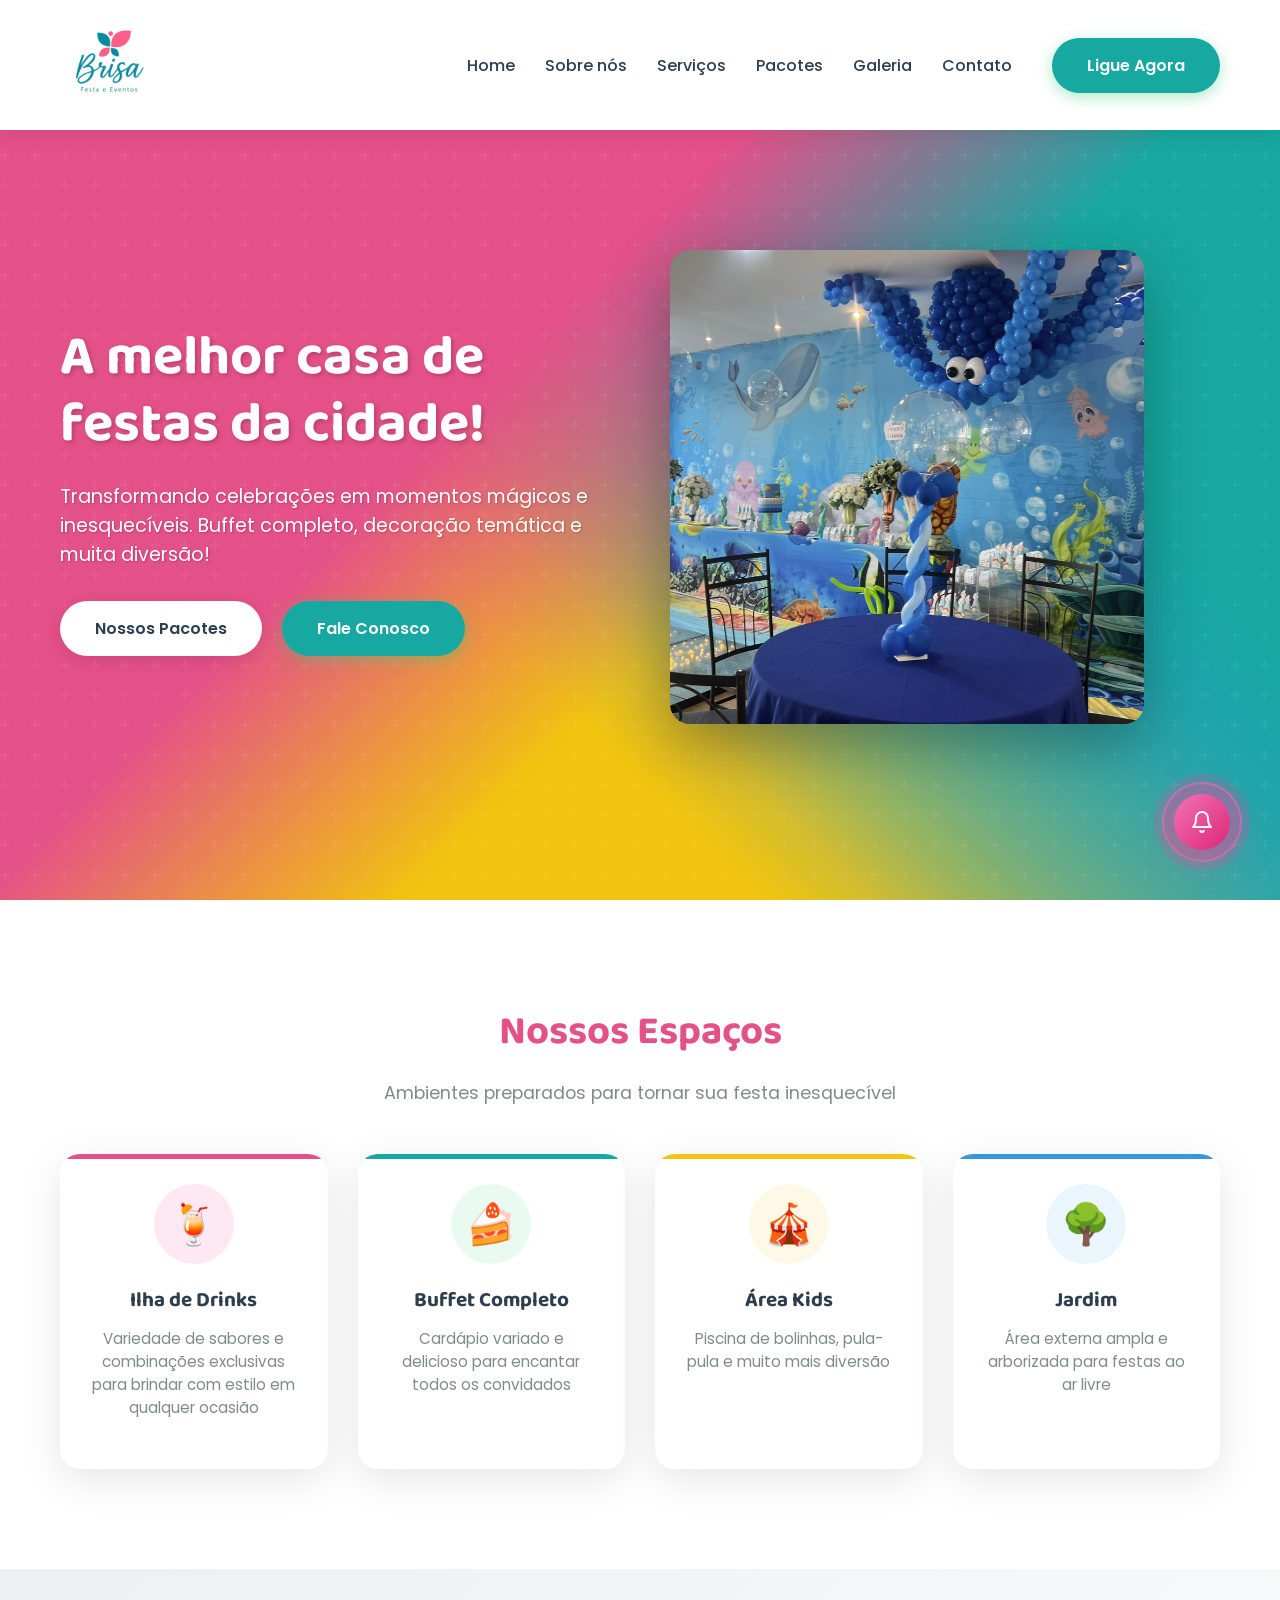
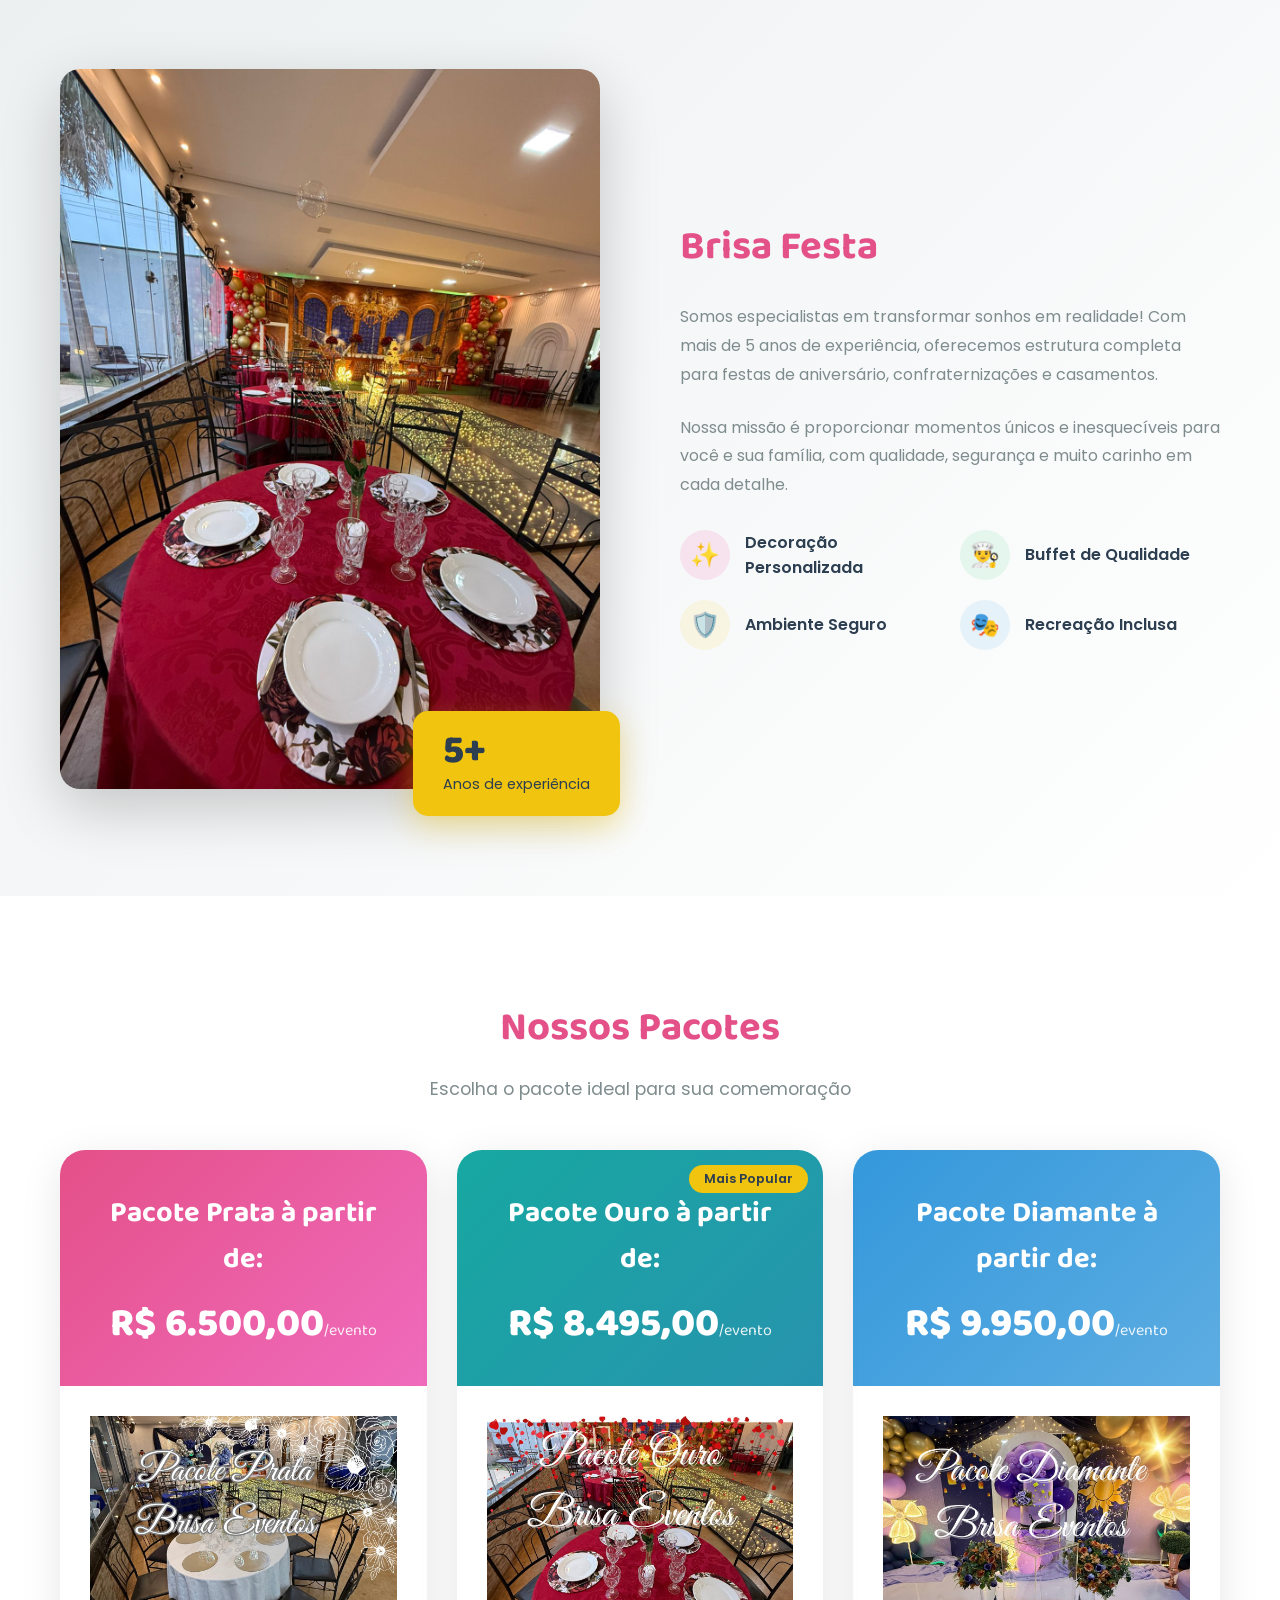
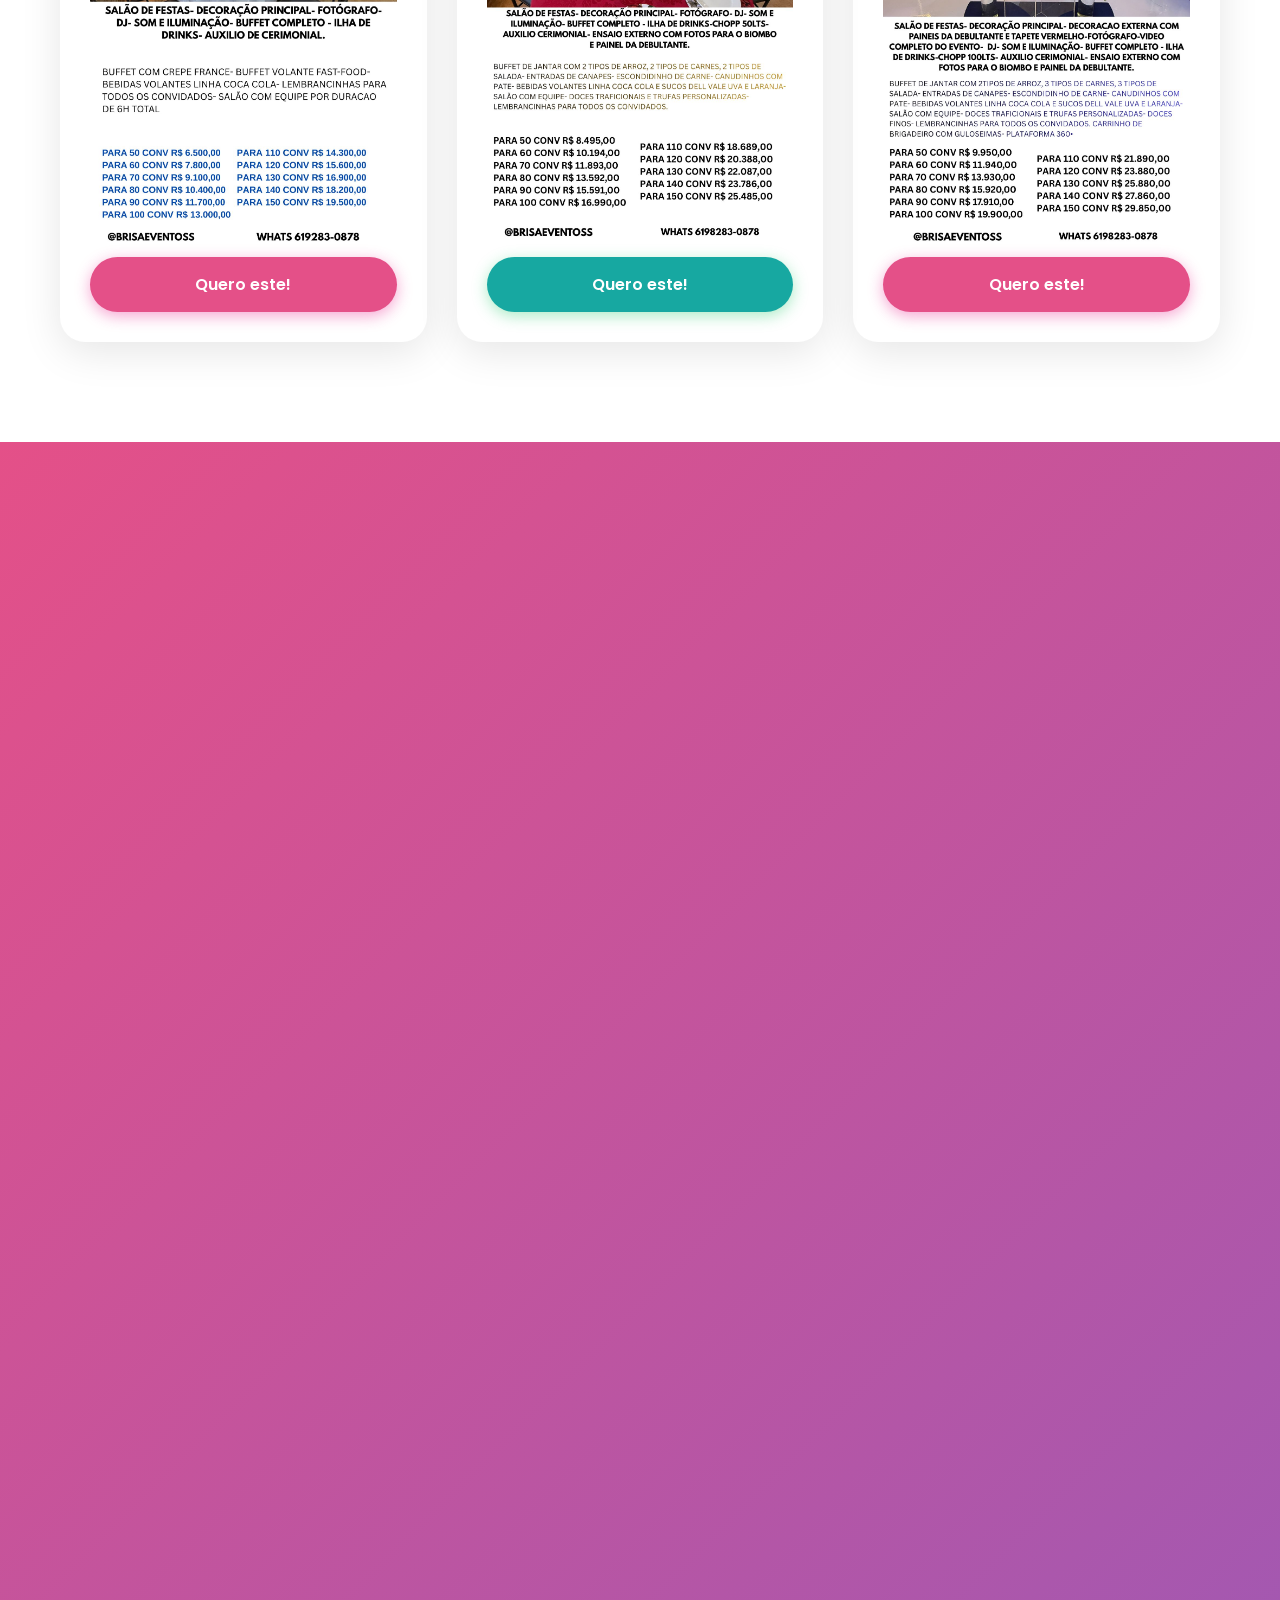
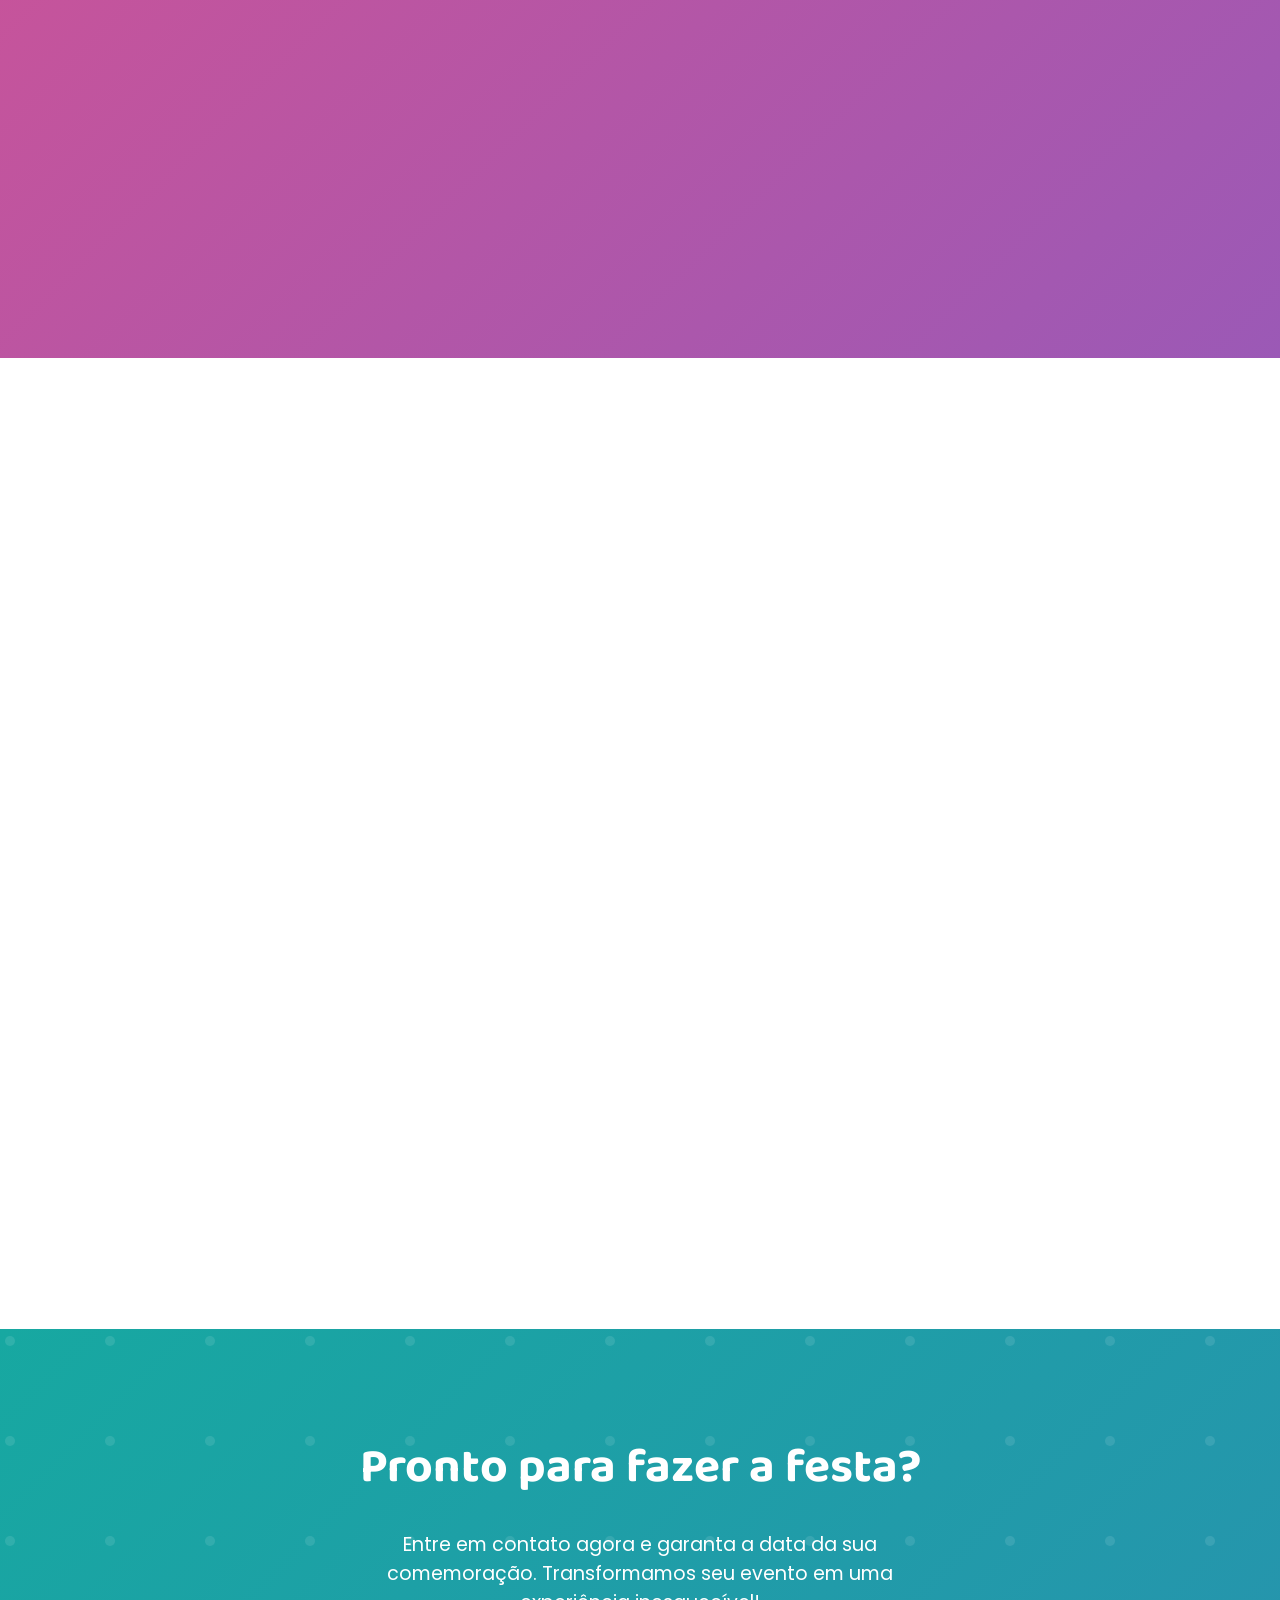
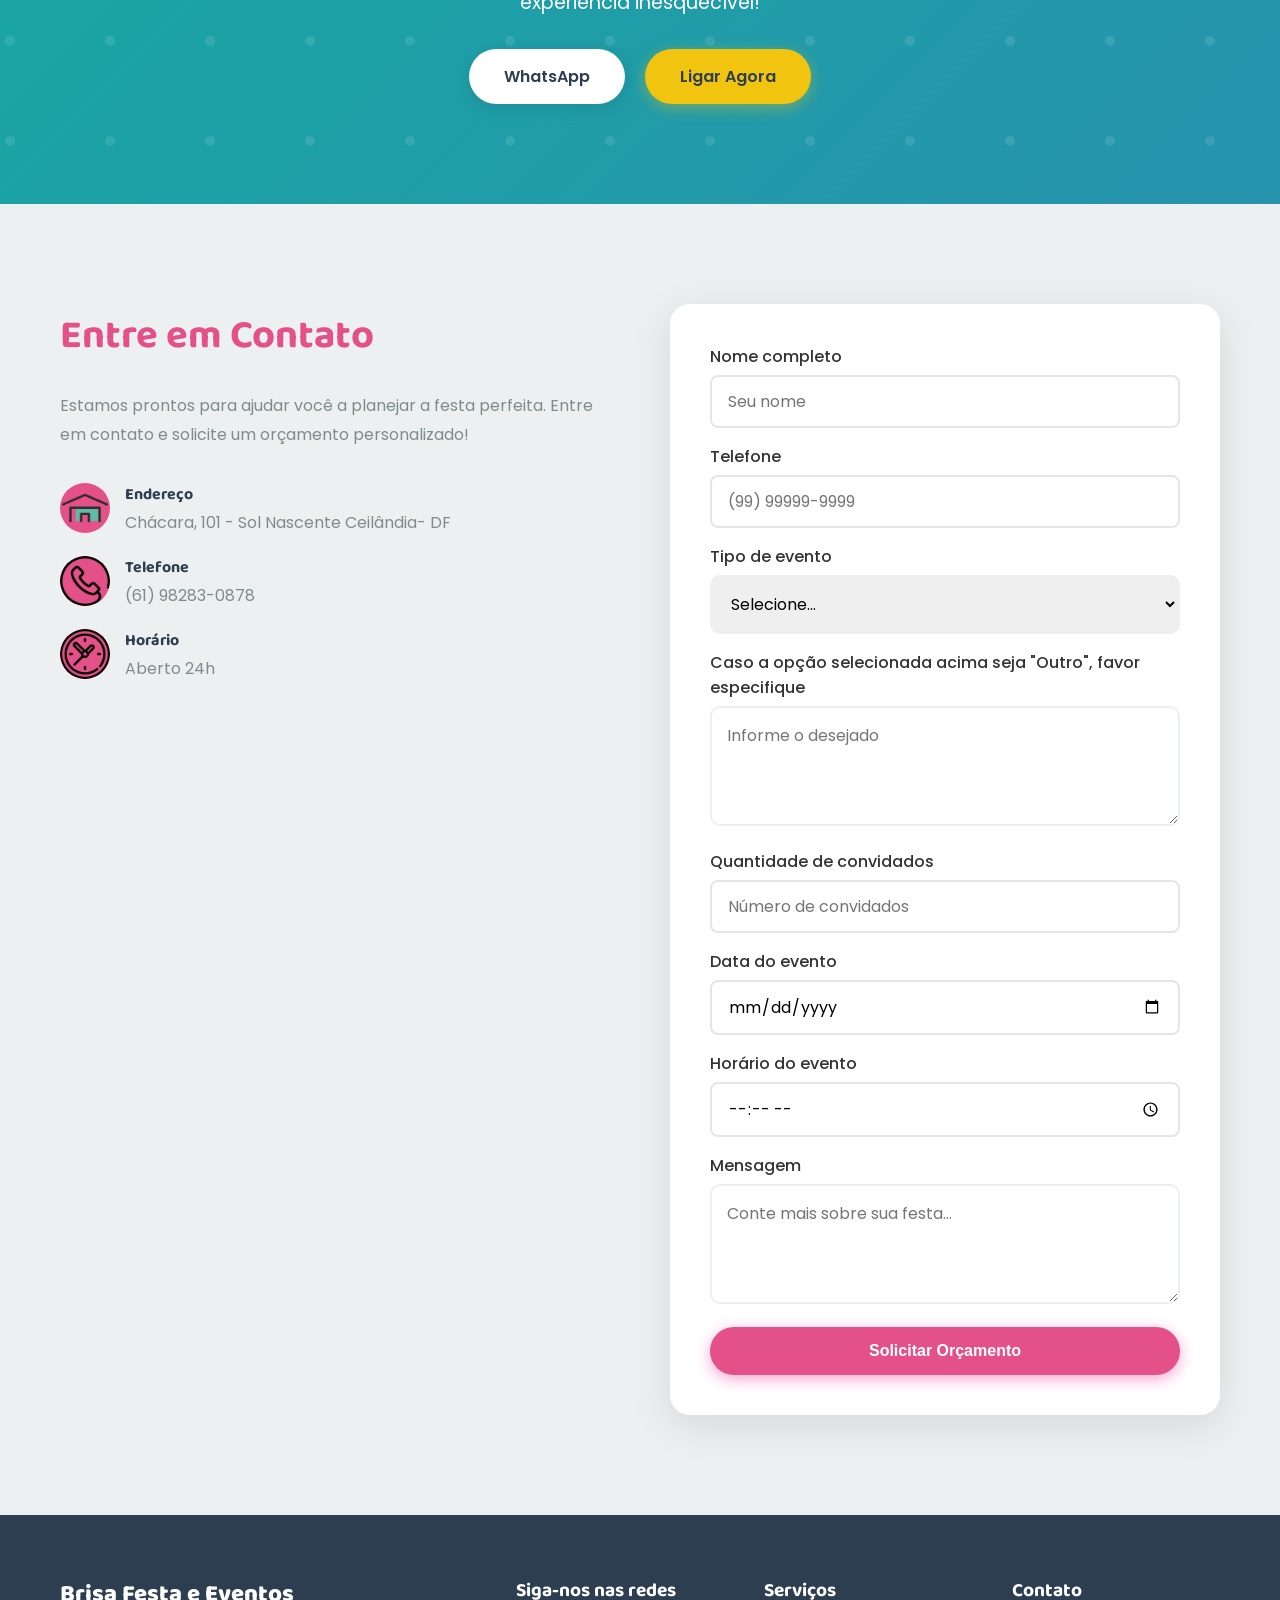
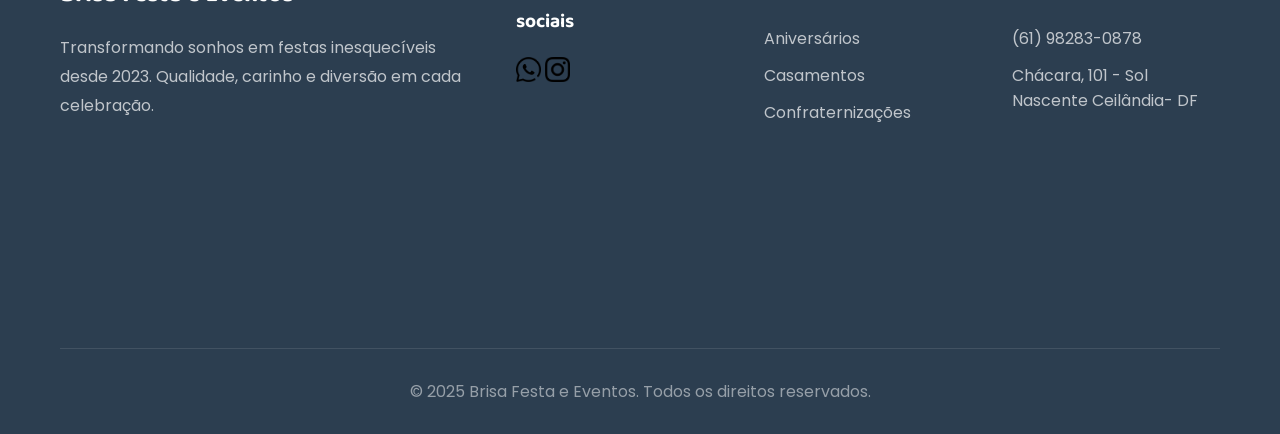
<file: TCC_BrisaFestas/TCC_BrisaFestas/templates/index.html>
<!DOCTYPE html>
<html lang="pt-BR">

<head>
    <meta charset="UTF-8">
    <meta name="viewport" content="width=device-width, initial-scale=1.0">
    <title>Brisa Festa e Eventos - A Melhor Casa de Festas</title>
    <meta name="description"
        content="Transforme sua celebração em momentos inesquecíveis. Buffet completo, decoração temática e muita diversão para todas as idades.">
    <link rel="preconnect" href="https://fonts.googleapis.com">
    <link rel="icon" href="../static/images/jpeg-removebg-preview.png">
    <link rel="stylesheet" href="../static/css/styles.css">
    <link rel="preconnect" href="https://fonts.gstatic.com" crossorigin>
    <link
        href="https://fonts.googleapis.com/css2?family=Baloo+2:wght@400;500;600;700;800&family=Poppins:wght@300;400;500;600;700&display=swap"
        rel="stylesheet">
    <style>
        /* ==================== VARIABLES ==================== */
    </style>
</head>

<body>
    <!-- Header -->
    <header class="header" id="header">
        <div class="container">
            <a href="#" class="logo">
                <img src="../static/images/Designer-removebg-preview (1).png" id="LogoBem" alt="Brisa Festa Logo"
                    style="width: 100px; height: 100px; border-radius: 70%; object-fit: cover; margin-right: 15px;">
            </a>
            <nav class="nav">
                <ul class="nav-menu" id="navMenu">
                    <li><a href="#home" class="nav-link">Home</a></li>
                    <li><a href="#sobre" class="nav-link">Sobre nós</a></li>
                    <li><a href="#servicos" class="nav-link">Serviços</a></li>
                    <li><a href="#pacotes" class="nav-link">Pacotes</a></li>
                    <li><a href="#galeria" class="nav-link">Galeria</a></li>
                    <li><a href="#contato" class="nav-link">Contato</a></li>
                </ul>
                <a href="tel:61982830878" class="btn btn-primary btn-confetti">Ligue Agora
                </a>
                <button class="mobile-menu-btn" id="mobileMenuBtn">
                    <span></span>
                    <span></span>
                    <span></span>
                </button>
            </nav>
        </div>
    </header>

    <!-- Home -->
    <section class="hero" id="home">
        <div class="container">
            <div class="hero-content">
                <h1>A melhor casa de festas da cidade!</h1>
                <p>Transformando celebrações em momentos mágicos e inesquecíveis. Buffet completo, decoração temática e
                    muita diversão!</p>
                <div class="hero-buttons">
                    <a href="#pacotes" class="btn btn-secondary btn-confetti">Nossos Pacotes</a>
                    <a href="#contato" class="btn btn-primary btn-confetti"> Fale Conosco</a>
                </div>
            </div>
            <div class="hero-image">
                <img src="../static/images/fundo do mar.png" alt="Festa infantil colorida" class="hero-image-main">
            </div>
        </div>
    </section>

    <!-- Servicos -->
    <section class="services" id="servicos">
        <div class="container">
            <h2 class="section-title fade-in">Nossos Espaços</h2>
            <p class="section-subtitle fade-in">Ambientes preparados para tornar sua festa inesquecível</p>
            <div class="services-grid">
                <div class="service-card fade-in">
                    <div class="service-icon">🍹</div>
                    <h3>Ilha de Drinks</h3>
                    <p>Variedade de sabores e combinações exclusivas para brindar com estilo em qualquer ocasião</p>
                </div>
                <div class="service-card fade-in">
                    <div class="service-icon">🍰</div>
                    <h3>Buffet Completo</h3>
                    <p>Cardápio variado e delicioso para encantar todos os convidados</p>
                </div>
                <div class="service-card fade-in">
                    <div class="service-icon">🎪</div>
                    <h3>Área Kids</h3>
                    <p>Piscina de bolinhas, pula-pula e muito mais diversão</p>
                </div>
                <div class="service-card fade-in">
                    <div class="service-icon">🌳</div>
                    <h3>Jardim</h3>
                    <p>Área externa ampla e arborizada para festas ao ar livre</p>
                </div>
            </div>
        </div>
    </section>

    <!-- sobre -->
    <section class="about" id="sobre">
        <div class="container">
            <div class="about-image fade-in">
                <img src="../static/images/mesaverm.jpeg" alt="Decoração de festa">
                <div class="about-badge">
                    <span>5+</span>
                    <small>Anos de experiência</small>
                </div>
            </div>
            <div class="about-content fade-in">
                <h2>Brisa Festa</h2>
                <p>Somos especialistas em transformar sonhos em realidade! Com mais de 5 anos de experiência,
                    oferecemos estrutura completa para festas de aniversário, confraternizações e casamentos.</p>
                <p>Nossa missão é proporcionar momentos únicos e inesquecíveis para você e sua família, com qualidade,
                    segurança e muito carinho em cada detalhe.</p>
                <div class="about-features">
                    <div class="about-feature">
                        <div class="about-feature-icon">✨</div>
                        <span>Decoração Personalizada</span>
                    </div>
                    <div class="about-feature">
                        <div class="about-feature-icon">👨‍🍳</div>
                        <span>Buffet de Qualidade</span>
                    </div>
                    <div class="about-feature">
                        <div class="about-feature-icon">🛡️</div>
                        <span>Ambiente Seguro</span>
                    </div>
                    <div class="about-feature">
                        <div class="about-feature-icon">🎭</div>
                        <span>Recreação Inclusa</span>
                    </div>
                </div>
            </div>
        </div>
    </section>

    <!-- pacotes -->
    <section class="packages" id="pacotes">
        <div class="container">
            <h2 class="section-title fade-in">Nossos Pacotes</h2>
            <p class="section-subtitle fade-in">Escolha o pacote ideal para sua comemoração</p>
            <div class="packages-grid">
                <div class="package-card fade-in">
                    <div class="package-header">
                        <h3>Pacote Prata à partir de:</h3>
                        <div class="package-price">R$ 6.500,00<small>/evento</small></div>
                    </div>
                    <div class="package-body">
                        <img src="../static/images/prata.jpeg" alt="Pacote Basic" class="package-image">
                        <a href="#contato" class="btn btn-pink btn-confetti">Quero este!</a>
                    </div>
                </div>
                <div class="package-card featured fade-in">
                    <div class="package-header">
                        <span class="package-badge">Mais Popular</span>
                        <h3>Pacote Ouro à partir de:</h3>
                        <div class="package-price">R$ 8.495,00<small>/evento</small></div>
                    </div>
                    <div class="package-body">
                        <img src="../static/images/ouro.jpeg" alt="Pacote Basic" class="package-image">
                        <a href="#contato" class="btn btn-primary btn-confetti">Quero este!</a>
                    </div>
                </div>
                <div class="package-card fade-in">
                    <div class="package-header">
                        <h3>Pacote Diamante à partir de:</h3>
                        <div class="package-price">R$ 9.950,00<small>/evento</small></div>
                    </div>
                    <div class="package-body">
                        <img src="../static/images/diamante.jpeg" alt="Pacote Basic" class="package-image">
                        <a href="#contato" class="btn btn-pink btn-confetti">Quero este!</a>
                    </div>
                </div>
            </div>
        </div>
    </section>

    <!-- Galeria -->
    <section class="gallery" id="galeria">
        <div class="container">
            <h2 class="section-title fade-in">Nossa Galeria</h2>
            <p class="section-subtitle fade-in">Veja algumas das festas que já realizamos</p>
            <div class="gallery-grid">
                <div class="gallery-item fade-in">
                    <img src="../static/images/15 anos.png" alt="Festa de aniversário">
                    <div class="gallery-overlay"><span>Decoração 15 Anos</span></div>
                </div>
                <div class="gallery-item fade-in">
                    <img src="../static/images/15 anos (3).png" alt="Decoração colorida">
                    <div class="gallery-overlay"><span>Espaço</span></div>
                </div>
                <div class="gallery-item fade-in">
                    <img src="../static/images/15 anos (4).png" alt="Buffet">
                    <div class="gallery-overlay"><span>Decoração Mesa</span></div>
                </div>
                <div class="gallery-item fade-in">
                    <img src="../static/images/15 anos (5).png" alt="Balões">
                    <div class="gallery-overlay"><span>Decoração Mesa</span></div>
                </div>
                <div class="gallery-item fade-in">
                    <img src="../static/images/15 anos (6).png" alt="Festa infantil">
                    <div class="gallery-overlay"><span>Lembrancinhas</span></div>
                </div>
            </div>
            <div class="gallery-grid">
                <div class="gallery-item fade-in">
                    <img src="../static/images/15anos.png" alt="Festa de aniversário">
                    <div class="gallery-overlay"><span>Decoração 15 Anos</span></div>
                </div>
                <div class="gallery-item fade-in">
                    <img src="../static/images/ilha de drink.png" alt="Decoração colorida">
                    <div class="gallery-overlay"><span>Ilha de Drinks</span></div>
                </div>
                <div class="gallery-item fade-in">
                    <img src="../static/images/15 anos 3.png" alt="Buffet">
                    <div class="gallery-overlay"><span>Decoração</span></div>
                </div>
                <div class="gallery-item fade-in">
                    <img src="../static/images/15 anos 4.png" alt="Balões">
                    <div class="gallery-overlay"><span>Decoração Mesa</span></div>
                </div>
                <div class="gallery-item fade-in">
                    <img src="../static/images/15 anos 5.png" alt="Festa infantil">
                    <div class="gallery-overlay"><span>Decoração Mesa</span></div>
                </div>
            </div>
        </div>
    </section>

    <!-- Elogios -->
    <section class="testimonials">
        <div class="container">
            <h2 class="section-title fade-in">O que dizem nossos clientes</h2>
            <p class="section-subtitle fade-in">Depoimentos de quem já celebrou conosco</p>
            <div class="testimonials-grid">
                <div class="testimonial-card fade-in">
                    <div class="testimonial-stars">⭐⭐⭐⭐⭐</div>
                    <p class="testimonial-text">"O Espaço Brisa Festas e Eventos é simplesmente encantador! Um lugar
                        lindo, com uma estrutura impecável que transforma qualquer celebração em um momento
                        inesquecível. Os profissionais são excelentes, sempre prontos para atender com carinho,
                        dedicação e muita competência. E não poderia deixar de destacar a dona do local, uma pessoa
                        incrível, atenciosa e acolhedora, que faz questão de cuidar de cada detalhe para que tudo saia
                        perfeito. Um verdadeiro sonho de espaço!"</p>
                    <div class="testimonial-author">
                        <img src="../static/images/tainna lorrane.png" alt="Cliente" class="testimonial-avatar">
                        <div>
                            <h4>Tainna lorrane</h4>
                            <span>6 meses atrás</span>
                        </div>
                    </div>
                </div>
                <div class="testimonial-card fade-in">
                    <div class="testimonial-stars">⭐⭐⭐⭐⭐</div>
                    <p class="testimonial-text">"Minha festa foi um sonho, recepção maravilhosa, tudo em acordo que foi
                        proposto foi cumprindo. Meu filho amou, todos nós amamos! Fecharei com certeza ano que vem!!!"
                    </p>
                    <div class="testimonial-author">
                        <img src="../static/images/shamara Jhustyna.png" alt="Cliente" class="testimonial-avatar">
                        <div>
                            <h4>Shamara Jhustyna</h4>
                            <span>10 meses atrás</span>
                        </div>
                    </div>
                </div>
                <div class="testimonial-card fade-in">
                    <div class="testimonial-stars">⭐⭐⭐⭐⭐</div>
                    <p class="testimonial-text">"Melhor investimento que tive sonho realizado, meu evento ficou marcado
                        na história belo ambiente super organizado e uma equipe
                        Super profissional muito obg mika pela evento que vc fez vela produção"</p>
                    <div class="testimonial-author">
                        <img src="../static/images/will ze.png" alt="Cliente" class="testimonial-avatar">
                        <div>
                            <h4>Will Ze</h4>
                            <span>3 meses atrás</span>
                        </div>
                    </div>
                </div>
            </div>
        </div>
    </section>

    <!-- Caixa de contato -->
    <section class="cta">
        <div class="container">
            <h2 class="fade-in">Pronto para fazer a festa?</h2>
            <p class="fade-in">Entre em contato agora e garanta a data da sua comemoração. Transformamos seu evento em
                uma experiência inesquecível!</p>
            <div class="cta-buttons fade-in">
                <a href="https://wa.me/61982830878" class="btn btn-secondary btn-confetti">WhatsApp</a>
                <a href="tel:61982830878" class="btn btn-yellow btn-confetti">Ligar Agora</a>
            </div>
        </div>
    </section>

    <!-- contato -->
    <section class="contact" id="contato">
    <div class="container">
        <div class="contact-info fade-in">
            <h2>Entre em Contato</h2>
            <p>Estamos prontos para ajudar você a planejar a festa perfeita. Entre em contato e solicite um
                orçamento personalizado!</p>
            <div class="contact-details">
                <div class="contact-item">
                    <img src="../static/images/icon end.webp" alt="Telefone" class="contact-item-icon">
                    <div class="contact-item-text">
                        <h4>Endereço</h4>
                        <span>Chácara, 101 - Sol Nascente Ceilândia- DF</span>
                    </div>
                </div>
                <div class="contact-item">
                    <img src="../static/images/icon cell.jpg" alt="Telefone" class="contact-item-icon">
                    <div class="contact-item-text">
                        <h4>Telefone</h4>
                        <span>(61) 98283-0878</span>
                    </div>
                </div>
                <div class="contact-item">
                    <img src="../static/images/icon data.png" alt="Telefone" class="contact-item-icon">
                    <div class="contact-item-text">
                        <h4>Horário</h4>
                        <span>Aberto 24h</span>
                    </div>
                </div>
            </div>
        </div>
        <form class="contact-form fade-in" id="contactForm">
            <div class="form-group">
                <label for="name">Nome completo</label>
                <input type="text" id="name" name="nome" placeholder="Seu nome" required>
            </div>
            <div class="form-group">
                <label for="phone">Telefone</label>
                <input type="tel" id="phone" name="telefone" placeholder="(99) 99999-9999" required>
            </div>
            <div class="form-group">
                <label for="event">Tipo de evento</label>
                <select id="event" name="tipo_festa" required>
                    <option value="">Selecione...</option>
                    <option value="casamento">Casamento</option>
                    <option value="aniversario">Aniversário</option>
                    <option value="confraternizacao">Confraternização</option>
                    <option value="outro">Outro</option>
                </select>
            </div>
            <div class="form-group">
                <label for="message_tipo">Caso a opção selecionada acima seja "Outro", favor especifique </label>
                <textarea id="message_tipo" name="message_tipo" placeholder="Informe o desejado"></textarea>
            </div>
            <div class="form-group">
                <label for="quantidade">Quantidade de convidados</label>
                <input type="number" id="quantidade" name="qtd_convidados" placeholder="Número de convidados" required>
            </div>
            <div class="form-group">
                <label for="data">Data do evento</label>
                <input type="date" id="data" name="data_evento" required>
            </div>
            <div class="form-group">
                <label for="time">Horário do evento</label>
                <input type="time" id="horario" name="horario_evento" required>
            </div>
            <div class="form-group">
                <label for="observacoes">Mensagem</label>
                <textarea id="observacoes" name="observacoes" placeholder="Conte mais sobre sua festa..."></textarea>
            </div>
            <button type="submit" class="btn btn-pink btn-confetti">Solicitar Orçamento</button>
        </form>
    </div>
</section>

    <!-- Footer -->
    <footer class="footer">
        <div class="container">
            <div class="footer-grid">
                <div class="footer-brand">
                    <a href="#" class="logo">
                        <span class="logo-text">Brisa Festa e Eventos</span>
                    </a>
                    <p>Transformando sonhos em festas inesquecíveis desde 2023. Qualidade, carinho e diversão em cada
                        celebração.</p>

                </div>
                <div class="footer-column">
        <h4>Siga-nos nas redes sociais</h4>
        <div class="social-icons">
          <a href="https://wa.me/61982830878"><img src="../static/images/zap.png" height="25" width="25"></a>
          <a href="https://www.instagram.com/brisaeventoss/"><img src="../static/images/1384031.png" height="25" width="25"></a>
        </div>
                </div>
                <div class="footer-column">
                    <h4>Serviços</h4>
                    <ul class="footer-links">
                        <li><a href="#">Aniversários</a></li>
                        <li><a href="#">Casamentos</a></li>
                        <li><a href="#">Confraternizações</a></li>
                    </ul>
                </div>
                <div class="footer-column">
                    <h4>Contato</h4>
                    <ul class="footer-links">
                        <li><a href="tel:61982830878">(61) 98283-0878</a></li>
                        <li>
                            <a href="https://www.google.com/maps/search/?api=1&query=Espa%C3%A7o+Brisa+Festa+e+Eventos" target="_blank" rel="noopener noreferrer">Chácara, 101 - Sol Nascente Ceilândia- DF</a>
                            <div class="footer-map" style="margin-top:8px;">
                                <iframe
                                    src="https://www.google.com/maps?q=Espa%C3%A7o+Brisa+Festa+e+Eventos&z=16&output=embed"
                                    width="100%" height="180" style="border:0;" allowfullscreen loading="lazy"
                                    referrerpolicy="no-referrer-when-downgrade"
                                    aria-label="Mapa - Espaço Brisa Festa e Eventos"></iframe>
                            </div>
                        </li>
                    </ul>
                </div>
            </div>
            <div class="footer-bottom">
                <p>&copy; 2025 Brisa Festa e Eventos. Todos os direitos reservados.</p>
            </div>
        </div>
    </footer>
   <!-- Botão da Newsletter (substitui whatsapp-btn) -->
<div class="newsletter-container">
    <button class="newsletter-bell" id="openModal" aria-label="Cadastre-se para novidades e promoções">
      <span class="pulse-ring pulse-1"></span>
      <span class="pulse-ring pulse-2"></span>
      <span class="outer-ring"></span>
      <span class="bell-circle">
        <svg class="bell-icon" xmlns="http://www.w3.org/2000/svg" width="24" height="24" viewBox="0 0 24 24" fill="none" stroke="currentColor" stroke-width="2" stroke-linecap="round" stroke-linejoin="round">
          <path d="M6 8a6 6 0 0 1 12 0c0 7 3 9 3 9H3s3-2 3-9"/>
          <path d="M10.3 21a1.94 1.94 0 0 0 3.4 0"/>
        </svg>
      </span>
    </button>
  </div>

  <!-- Modal/Pop-up -->
  <div class="modal-overlay" id="modalOverlay">
    <div class="modal">
      <button class="modal-close" id="closeModal">&times;</button>
      
      <div class="modal-content" id="formContent">
        <h2>📬 Fique por dentro!</h2>
        <p>Cadastre-se para receber novidades e promoções exclusivas.</p>
        
        <form id="newsletterForm">
          <div class="form-group">
            <label for="name">Nome</label>
            <input type="text" id="name" name="name" placeholder="Seu nome" required>
          </div>
          
          <div class="form-group">
            <label for="email">Email</label>
            <input type="email" id="email" name="email" placeholder="seu@email.com" required>
          </div>
          
          <button type="submit" class="submit-btn" id="submitBtn">
            <span class="btn-text">Cadastrar</span>
            <span class="btn-loading" style="display: none;">Enviando...</span>
          </button>
        </form>
      </div>

      <!-- Mensagem de Sucesso -->
      <div class="success-content" id="successContent" style="display: none;">
        <div class="success-icon">✓</div>
        <h2>Cadastro realizado!</h2>
        <p>Você receberá nossas novidades em breve.</p>
      </div>
    </div>
  </div>

  <script src="../static/js/main.js"></script>

  
</body>

</html>
</file>
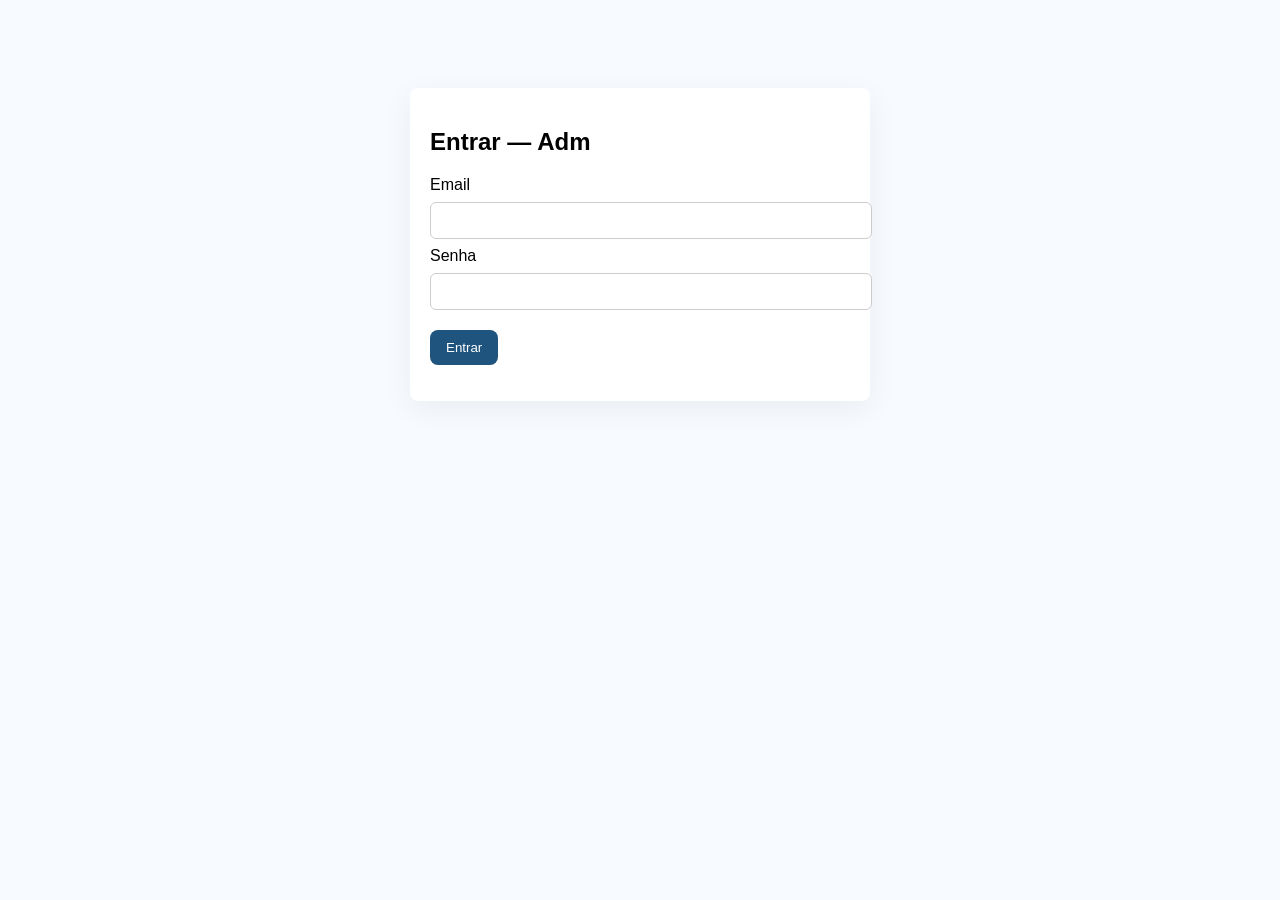
<file: TCC_BrisaFestas/TCC_BrisaFestas/templates/login.html>
<!doctype html>
<html lang="pt-br">
<head>
  <meta charset="utf-8">
  <meta name="viewport" content="width=device-width,initial-scale=1">
  <title>Login - Celebrar+</title>
  <style>
    body{font-family:Inter,Arial;padding:40px;background:#f7fbff}
    .box{max-width:420px;margin:40px auto;background:#fff;padding:20px;border-radius:8px;box-shadow:0 8px 30px rgba(0,0,0,0.06)}
    input{width:100%;padding:10px;margin:8px 0;border-radius:6px;border:1px solid #ccc}
    button{background:#1f547e;color:#fff;padding:10px 16px;border-radius:8px;border:0;cursor:pointer}
  </style>
</head>
<body>
  <div class="box">
    <h2>Entrar — Adm</h2>
    <label>Email</label>
    <input id="email" type="email" />
    <label>Senha</label>
    <input id="password" type="password" />
    <div style="margin-top:12px;display:flex;gap:8px;">
      <button id="btnLogin">Entrar</button>
    </div>
    <p id="msg" style="color:red"></p>
  </div>

<script>
const btn = document.getElementById('btnLogin');
btn.addEventListener('click', async () => {
  const email = document.getElementById('email').value;
  const password = document.getElementById('password').value;
  const res = await fetch('/api/login', {
    method: 'POST',
    headers: {'Content-Type':'application/json'},
    body: JSON.stringify({email, password})
  });
  if (res.ok) {
    const j = await res.json();
    // se for admin, redireciona ao painel
    if (j.is_admin) {
      window.location.href = '/admin';
    } else {
      // caso tenha users não-admin, pode redirecionar para area do cliente
      window.location.href = '/';
    }
  } else {
    const err = await res.json();
    document.getElementById('msg').innerText = err.error || 'Erro ao logar';
  }
});
</script>
</body>
</html>
</file>
<file: TCC_BrisaFestas/TCC_BrisaFestas/static/css/styles.css>
:root {
            --pink: #e45088;
            --pink-light: #f06bbd;
            --green: #17a8a1;
            --green-dark: #2793ae;
            --yellow: #F1C40F;
            --yellow-dark: #D4AC0D;
            --blue: #3498DB;
            --blue-light: #5DADE2;
            --purple: #9B59B6;
            --orange: #E67E22;
            --white: #FFFFFF;
            --dark: #2C3E50;
            --gray: #7F8C8D;
            --gray-light: #ECF0F1;
        }

        /* ==================== RESET ==================== */
        * {
            margin: 0;
            padding: 0;
            box-sizing: border-box;
        }

        html {
            scroll-behavior: smooth;
        }

        body {
            font-family: 'Poppins', sans-serif;
            color: var(--dark);
            overflow-x: hidden;
        }

        h1, h2, h3, h4 {
            font-family: 'Baloo 2', cursive;
        }

        a {
            text-decoration: none;
            color: inherit;
        }

        ul {
            list-style: none;
        }

        img {
            max-width: 100%;
            height: auto;
        }

        /* ==================== UTILITIES ==================== */
        .container {
            max-width: 1200px;
            margin: 0 auto;
            padding: 0 20px;
        }

        .section-title {
            font-size: 2.5rem;
            color: var(--pink);
            text-align: center;
            margin-bottom: 1rem;
        }

        .section-subtitle {
            font-size: 1.1rem;
            color: var(--gray);
            text-align: center;
            margin-bottom: 3rem;
        }

        /* ==================== BUTTONS ==================== */
        .btn {
            display: inline-flex;
            align-items: center;
            justify-content: center;
            gap: 10px;
            padding: 15px 35px;
            border-radius: 50px;
            font-weight: 600;
            font-size: 1rem;
            cursor: pointer;
            border: none;
            transition: all 0.4s cubic-bezier(0.175, 0.885, 0.32, 1.275);
            position: relative;
            overflow: hidden;
        }

        .btn::before {
            content: '';
            position: absolute;
            top: 50%;
            left: 50%;
            width: 0;
            height: 0;
            background: rgba(255, 255, 255, 0.3);
            border-radius: 50%;
            transform: translate(-50%, -50%);
            transition: width 0.6s, height 0.6s;
        }

        .btn:hover::before {
            width: 300px;
            height: 300px;
        }

        .btn-primary {
            background: var(--green);
            color: var(--white);
            box-shadow: 0 4px 15px rgba(46, 204, 113, 0.4);
        }

        .btn-primary:hover {
            background: var(--green-dark);
            transform: translateY(-3px) scale(1.05);
            box-shadow: 0 8px 25px rgba(46, 204, 113, 0.5);
        }

        .btn-secondary {
            background: var(--white);
            color: var(--dark);
            box-shadow: 0 4px 15px rgba(0, 0, 0, 0.1);
        }

        .btn-secondary:hover {
            transform: translateY(-3px) scale(1.05);
            box-shadow: 0 8px 25px rgba(0, 0, 0, 0.15);
        }

        .btn-pink {
            background: var(--pink);
            color: var(--white);
            box-shadow: 0 4px 15px rgba(233, 30, 140, 0.4);
        }

        .btn-pink:hover {
            background: var(--pink-light);
            transform: translateY(-3px) scale(1.05);
            box-shadow: 0 8px 25px rgba(233, 30, 140, 0.5);
        }

        .btn-yellow {
            background: var(--yellow);
            color: var(--dark);
            box-shadow: 0 4px 15px rgba(241, 196, 15, 0.4);
        }

        .btn-yellow:hover {
            background: var(--yellow-dark);
            transform: translateY(-3px) scale(1.05);
            box-shadow: 0 8px 25px rgba(241, 196, 15, 0.5);
        }

        /* Confetti animation on hover */
        .btn-confetti {
            position: relative;
        }

        .btn-confetti:hover {
            animation: shake 0.5s ease-in-out;
        }

        @keyframes shake {
            0%, 100% { transform: translateY(-3px) rotate(0deg); }
            25% { transform: translateY(-3px) rotate(-2deg); }
            75% { transform: translateY(-3px) rotate(2deg); }
        }

        /* ==================== HEADER ==================== */
        .header {
            position: fixed;
            top: 0;
            left: 0;
            right: 0;
            background: var(--white);
            padding: 15px 0;
            z-index: 1000;
            box-shadow: 0 2px 20px rgba(0, 0, 0, 0.1);
            transition: all 0.3s ease;
        }

        .header.scrolled {
            padding: 10px 0;
        }

        .header .container {
            display: flex;
            align-items: center;
            justify-content: space-between;
        }

        .logo {
            display: flex;
            align-items: center;
            gap: 10px;
        }

        .logo-icon {
            width: 50px;
            height: 50px;
            background: linear-gradient(135deg, var(--pink), var(--purple));
            border-radius: 50%;
            display: flex;
            align-items: center;
            justify-content: center;
            font-size: 1.5rem;
        }

        .logo-text {
            font-family: 'Baloo 2', cursive;
            font-size: 1.5rem;
            font-weight: 800;
            color: var(--pink);
        }

        .nav {
            display: flex;
            align-items: center;
            gap: 40px;
        }

        .nav-menu {
            display: flex;
            gap: 30px;
        }

        .nav-link {
            font-weight: 500;
            color: var(--dark);
            transition: color 0.3s;
            position: relative;
        }

        .nav-link::after {
            content: '';
            position: absolute;
            bottom: -5px;
            left: 0;
            width: 0;
            height: 3px;
            background: var(--pink);
            border-radius: 2px;
            transition: width 0.3s;
        }

        .nav-link:hover {
            color: var(--pink);
        }

        .nav-link:hover::after {
            width: 100%;
        }

        .mobile-menu-btn {
            display: none;
            flex-direction: column;
            gap: 5px;
            background: none;
            border: none;
            cursor: pointer;
            padding: 5px;
        }

        .mobile-menu-btn span {
            width: 25px;
            height: 3px;
            background: var(--dark);
            border-radius: 2px;
            transition: all 0.3s;
        }

        /* ==================== HERO ==================== */
        .hero {
            min-height: 100vh;
            display: flex;
            align-items: center;
            position: relative;
            padding-top: 80px;
            background: linear-gradient(135deg, var(--pink) 0%, var(--pink) 40%, transparent 60%),
                        linear-gradient(225deg, var(--green) 0%, var(--green) 30%, transparent 60%),
                        linear-gradient(45deg, var(--yellow) 0%, var(--yellow) 35%, transparent 65%),
                        linear-gradient(315deg, var(--blue) 0%, var(--blue) 25%, transparent 65%);
            background-color: var(--purple);
            overflow: hidden;
        }

        .hero::before {
            content: '';
            position: absolute;
            top: 0;
            left: 0;
            right: 0;
            bottom: 0;
            background: url("data:image/svg+xml,%3Csvg width='60' height='60' viewBox='0 0 60 60' xmlns='http://www.w3.org/2000/svg'%3E%3Cg fill='none' fill-rule='evenodd'%3E%3Cg fill='%23ffffff' fill-opacity='0.1'%3E%3Cpath d='M36 34v-4h-2v4h-4v2h4v4h2v-4h4v-2h-4zm0-30V0h-2v4h-4v2h4v4h2V6h4V4h-4zM6 34v-4H4v4H0v2h4v4h2v-4h4v-2H6zM6 4V0H4v4H0v2h4v4h2V6h4V4H6z'/%3E%3C/g%3E%3C/g%3E%3C/svg%3E");
            opacity: 0.5;
        }

        .hero .container {
            display: grid;
            grid-template-columns: 1fr 1fr;
            gap: 60px;
            align-items: center;
            position: relative;
            z-index: 1;
        }

        .hero-content h1 {
            font-size: 3.5rem;
            color: var(--white);
            line-height: 1.2;
            margin-bottom: 1.5rem;
            text-shadow: 2px 2px 4px rgba(0, 0, 0, 0.2);
        }

        .hero-content p {
            font-size: 1.2rem;
            color: var(--white);
            margin-bottom: 2rem;
            text-shadow: 1px 1px 2px rgba(0, 0, 0, 0.2);
        }

        .hero-buttons {
            display: flex;
            gap: 20px;
            flex-wrap: wrap;
        }

        .hero-image {
            position: relative;
        }

        .hero-image-main {
            border-radius: 20px;
            box-shadow: 0 20px 60px rgba(0, 0, 0, 0.3);
            animation: float 6s ease-in-out infinite;
        }

        @keyframes float {
            0%, 100% { transform: translateY(0); }
            50% { transform: translateY(-20px); }
        }

        /* Floating elements */
        .floating-element {
            position: absolute;
            animation: floatRandom 4s ease-in-out infinite;
        }

        .floating-element.balloon {
            width: 60px;
            height: 80px;
            border-radius: 50% 50% 50% 50% / 60% 60% 40% 40%;
        }

        .balloon-1 { top: 10%; left: 10%; background: var(--yellow); animation-delay: 0s; }
        .balloon-2 { top: 20%; right: 5%; background: var(--pink); animation-delay: 1s; }
        .balloon-3 { bottom: 20%; left: 5%; background: var(--blue); animation-delay: 2s; }

        @keyframes floatRandom {
            0%, 100% { transform: translateY(0) rotate(-5deg); }
            50% { transform: translateY(-30px) rotate(5deg); }
        }

        /* ==================== SERVICES ==================== */
        .services {
            padding: 100px 0;
            background: var(--white);
        }

        .services-grid {
            display: grid;
            grid-template-columns: repeat(4, 1fr);
            gap: 30px;
        }

        .service-card {
            background: var(--white);
            border-radius: 20px;
            padding: 30px;
            text-align: center;
            box-shadow: 0 10px 40px rgba(0, 0, 0, 0.1);
            transition: all 0.4s cubic-bezier(0.175, 0.885, 0.32, 1.275);
            position: relative;
            overflow: hidden;
        }

        .service-card::before {
            content: '';
            position: absolute;
            top: 0;
            left: 0;
            right: 0;
            height: 5px;
            transition: height 0.3s;
        }

        .service-card:nth-child(1)::before { background: var(--pink); }
        .service-card:nth-child(2)::before { background: var(--green); }
        .service-card:nth-child(3)::before { background: var(--yellow); }
        .service-card:nth-child(4)::before { background: var(--blue); }

        .service-card:hover {
            transform: translateY(-10px);
            box-shadow: 0 20px 60px rgba(0, 0, 0, 0.15);
        }

        .service-card:hover::before {
            height: 100%;
            opacity: 0.1;
        }

        .service-icon {
            width: 80px;
            height: 80px;
            border-radius: 50%;
            display: flex;
            align-items: center;
            justify-content: center;
            font-size: 2.5rem;
            margin: 0 auto 20px;
        }

        .service-card:nth-child(1) .service-icon { background: rgba(233, 30, 140, 0.1); }
        .service-card:nth-child(2) .service-icon { background: rgba(46, 204, 113, 0.1); }
        .service-card:nth-child(3) .service-icon { background: rgba(241, 196, 15, 0.1); }
        .service-card:nth-child(4) .service-icon { background: rgba(52, 152, 219, 0.1); }

        .service-card h3 {
            font-size: 1.3rem;
            color: var(--dark);
            margin-bottom: 10px;
        }

        .service-card p {
            color: var(--gray);
            font-size: 0.95rem;
            margin-bottom: 20px;
        }

        .service-card .btn {
            padding: 10px 25px;
            font-size: 0.9rem;
        }

        /* ==================== ABOUT ==================== */
        .about {
            padding: 100px 0;
            background: linear-gradient(135deg, var(--gray-light) 0%, var(--white) 100%);
            position: relative;
        }

        .about .container {
            display: grid;
            grid-template-columns: 1fr 1fr;
            gap: 80px;
            align-items: center;
        }

        .about-image {
            position: relative;
        }

        .about-image img {
            border-radius: 20px;
            box-shadow: 0 20px 60px rgba(0, 0, 0, 0.2);
        }

        .about-badge {
            position: absolute;
            bottom: -20px;
            right: -20px;
            background: var(--yellow);
            padding: 20px 30px;
            border-radius: 15px;
            box-shadow: 0 10px 30px rgba(241, 196, 15, 0.4);
        }

        .about-badge span {
            display: block;
            font-family: 'Baloo 2', cursive;
            font-size: 2.5rem;
            font-weight: 800;
            color: var(--dark);
            line-height: 1;
        }

        .about-badge small {
            font-size: 0.9rem;
            color: var(--dark);
        }

        .about-content h2 {
            font-size: 2.5rem;
            color: var(--pink);
            margin-bottom: 1.5rem;
        }

        .about-content p {
            color: var(--gray);
            line-height: 1.8;
            margin-bottom: 1.5rem;
        }

        .about-features {
            display: grid;
            grid-template-columns: 1fr 1fr;
            gap: 20px;
            margin-top: 30px;
        }

        .about-feature {
            display: flex;
            align-items: center;
            gap: 15px;
        }

        .about-feature-icon {
            width: 50px;
            height: 50px;
            border-radius: 50%;
            display: flex;
            align-items: center;
            justify-content: center;
            font-size: 1.5rem;
            flex-shrink: 0;
        }

        .about-feature:nth-child(1) .about-feature-icon { background: rgba(233, 30, 140, 0.1); }
        .about-feature:nth-child(2) .about-feature-icon { background: rgba(46, 204, 113, 0.1); }
        .about-feature:nth-child(3) .about-feature-icon { background: rgba(241, 196, 15, 0.1); }
        .about-feature:nth-child(4) .about-feature-icon { background: rgba(52, 152, 219, 0.1); }

        .about-feature span {
            font-weight: 600;
            color: var(--dark);
        }

        /* ==================== PACKAGES ==================== */
        .packages {
            padding: 100px 0;
            background: var(--white);
        }

        .packages-grid {
            display: grid;
            grid-template-columns: repeat(3, 1fr);
            gap: 30px;
        }

        .package-card {
            background: var(--white);
            border-radius: 25px;
            overflow: hidden;
            box-shadow: 0 10px 40px rgba(0, 0, 0, 0.1);
            transition: all 0.4s cubic-bezier(0.175, 0.885, 0.32, 1.275);
            position: relative;
        }

        .package-card:hover {
            transform: translateY(-15px);
            box-shadow: 0 25px 60px rgba(0, 0, 0, 0.2);
        }

        .package-card.featured {
            transform: scale(1.05);
            z-index: 1;
        }

        .package-card.featured:hover {
            transform: scale(1.05) translateY(-15px);
        }

        .package-header {
            padding: 40px 30px 30px;
            text-align: center;
            position: relative;
        }

        .package-card:nth-child(1) .package-header { background: linear-gradient(135deg, var(--pink), var(--pink-light)); }
        .package-card:nth-child(2) .package-header { background: linear-gradient(135deg, var(--green), var(--green-dark)); }
        .package-card:nth-child(3) .package-header { background: linear-gradient(135deg, var(--blue), var(--blue-light)); }

        .package-badge {
            position: absolute;
            top: 15px;
            right: 15px;
            background: var(--yellow);
            color: var(--dark);
            padding: 5px 15px;
            border-radius: 20px;
            font-size: 0.8rem;
            font-weight: 600;
        }

        .package-header h3 {
            color: var(--white);
            font-size: 1.8rem;
            margin-bottom: 10px;
        }

        .package-price {
            color: var(--white);
            font-size: 2.5rem;
            font-weight: 800;
            font-family: 'Baloo 2', cursive;
        }

        .package-price small {
            font-size: 1rem;
            font-weight: 400;
            opacity: 0.9;
        }

        .package-body {
            padding: 30px;
        }

        .package-features {
            margin-bottom: 30px;
        }

        .package-features li {
            display: flex;
            align-items: center;
            gap: 10px;
            padding: 10px 0;
            border-bottom: 1px solid var(--gray-light);
        }

        .package-features li:last-child {
            border-bottom: none;
        }

        .package-features li::before {
            content: '✓';
            width: 25px;
            height: 25px;
            background: var(--green);
            color: var(--white);
            border-radius: 50%;
            display: flex;
            align-items: center;
            justify-content: center;
            font-size: 0.8rem;
            flex-shrink: 0;
        }

        .package-body .btn {
            width: 100%;
        }

        /* ==================== GALLERY ==================== */
        .gallery {
            padding: 100px 0;
            background: linear-gradient(135deg, var(--pink) 0%, var(--purple) 100%);
        }

        .gallery .section-title,
        .gallery .section-subtitle {
            color: var(--white);
        }

        .gallery-grid {
            display: grid;
            grid-template-columns: repeat(4, 1fr);
            margin-top: 22px;
            gap: 20px;
        }

        .gallery-item {
            position: relative;
            border-radius: 15px;
            overflow: hidden;
            aspect-ratio: 1;
            cursor: pointer;
        }

        .gallery-item:nth-child(1) {
            grid-column: span 2;
            grid-row: span 2;
        }

        .gallery-item img {
            width: 100%;
            height: 100%;
            object-fit: cover;
            transition: transform 0.5s;
        }

        .gallery-item:hover img {
            transform: scale(1.1);
        }

        .gallery-overlay {
            position: absolute;
            inset: 0;
            background: linear-gradient(to top, rgba(0, 0, 0, 0.7), transparent);
            display: flex;
            align-items: flex-end;
            padding: 20px;
            opacity: 0;
            transition: opacity 0.3s;
        }

        .gallery-item:hover .gallery-overlay {
            opacity: 1;
        }

        .gallery-overlay span {
            color: var(--white);
            font-weight: 600;
        }

        /* ==================== TESTIMONIALS ==================== */
        .testimonials {
            padding: 100px 0;
            background: var(--white);
        }

        .testimonials-grid {
            display: grid;
            grid-template-columns: repeat(3, 1fr);
            gap: 30px;
        }

        .testimonial-card {
            background: var(--white);
            padding: 40px 30px;
            border-radius: 20px;
            box-shadow: 0 10px 40px rgba(0, 0, 0, 0.1);
            position: relative;
        }

        .testimonial-card::before {
            content: '"';
            position: absolute;
            top: 20px;
            left: 30px;
            font-size: 5rem;
            font-family: 'Baloo 2', cursive;
            color: var(--pink);
            opacity: 0.2;
            line-height: 1;
        }

        .testimonial-stars {
            color: var(--yellow);
            font-size: 1.2rem;
            margin-bottom: 20px;
        }

        .testimonial-text {
            color: var(--gray);
            line-height: 1.8;
            margin-bottom: 25px;
            position: relative;
            z-index: 1;
        }

        .testimonial-author {
            display: flex;
            align-items: center;
            gap: 15px;
        }

        .testimonial-avatar {
            width: 60px;
            height: 60px;
            border-radius: 50%;
            object-fit: cover;
        }

        .testimonial-author h4 {
            font-size: 1.1rem;
            color: var(--dark);
            margin-bottom: 3px;
        }

        .testimonial-author span {
            font-size: 0.9rem;
            color: var(--gray);
        }

        /* ==================== CTA ==================== */
        .cta {
            padding: 100px 0;
            background: linear-gradient(135deg, var(--green) 0%, var(--green-dark) 100%);
            text-align: center;
            position: relative;
            overflow: hidden;
        }

        .cta::before {
            content: '';
            position: absolute;
            top: -50%;
            left: -50%;
            width: 200%;
            height: 200%;
            background: url("data:image/svg+xml,%3Csvg width='100' height='100' viewBox='0 0 100 100' xmlns='http://www.w3.org/2000/svg'%3E%3Ccircle cx='50' cy='50' r='5' fill='%23ffffff' fill-opacity='0.1'/%3E%3C/svg%3E");
            animation: moveBg 20s linear infinite;
        }

        @keyframes moveBg {
            0% { transform: translate(0, 0); }
            100% { transform: translate(50px, 50px); }
        }

        .cta .container {
            position: relative;
            z-index: 1;
        }

        .cta h2 {
            font-size: 3rem;
            color: var(--white);
            margin-bottom: 1.5rem;
        }

        .cta p {
            font-size: 1.2rem;
            color: var(--white);
            opacity: 0.9;
            margin-bottom: 2rem;
            max-width: 600px;
            margin-left: auto;
            margin-right: auto;
        }

        .cta-buttons {
            display: flex;
            gap: 20px;
            justify-content: center;
            flex-wrap: wrap;
        }

        /* ==================== CONTACT ==================== */
        .contact {
            padding: 100px 0;
            background: var(--gray-light);
        }

        .contact .container {
            display: grid;
            grid-template-columns: 1fr 1fr;
            gap: 60px;
        }

        .contact-info h2 {
            font-size: 2.5rem;
            color: var(--pink);
            margin-bottom: 1.5rem;
        }

        .contact-info p {
            color: var(--gray);
            line-height: 1.8;
            margin-bottom: 2rem;
        }

        .contact-details {
            display: flex;
            flex-direction: column;
            gap: 20px;
        }

        .contact-item {
            display: flex;
            align-items: center;
            gap: 15px;
        }

        .contact-item-icon {
            width: 50px;
            height: 50px;
            background: var(--pink);
            border-radius: 50%;
            display: flex;
            align-items: center;
            justify-content: center;
            font-size: 1.3rem;
            flex-shrink: 0;
        }

        .contact-item-text h4 {
            font-size: 1rem;
            color: var(--dark);
            margin-bottom: 3px;
        }

        .contact-item-text span {
            color: var(--gray);
        }

        .contact-form {
            background: var(--white);
            padding: 40px;
            border-radius: 20px;
            box-shadow: 0 10px 40px rgba(0, 0, 0, 0.1);
        }

        .form-group {
            margin-bottom: 20px;
        }

        .form-group label {
            display: block;
            font-weight: 500;
            color: var(--dark);
            margin-bottom: 8px;
        }

        .form-group input,
        .form-group textarea,
        .form-group select {
            width: 100%;
            padding: 15px;
            border: 2px solid var(--gray-light);
            border-radius: 10px;
            font-size: 1rem;
            font-family: inherit;
            transition: border-color 0.3s, box-shadow 0.3s;
        }

        .form-group input:focus,
        .form-group textarea:focus,
        .form-group select:focus {
            outline: none;
            border-color: var(--pink);
            box-shadow: 0 0 0 4px rgba(233, 30, 140, 0.1);
        }

        .form-group textarea {
            resize: vertical;
            min-height: 120px;
        }

        .contact-form .btn {
            width: 100%;
        }

        /* ==================== FOOTER ==================== */
        .footer {
            background: var(--dark);
            padding: 60px 0 30px;
            color: var(--white);
        }

        .footer-grid {
            display: grid;
            grid-template-columns: 2fr 1fr 1fr 1fr;
            gap: 40px;
            margin-bottom: 40px;
        }

        .footer-brand .logo {
            margin-bottom: 20px;
        }

        .footer-brand .logo-text {
            color: var(--white);
        }

        .footer-brand p {
            color: rgba(255, 255, 255, 0.7);
            line-height: 1.8;
            margin-bottom: 20px;
        }

        .footer-social {
            display: flex;
            gap: 15px;
        }

        .footer-social a {
            width: 45px;
            height: 45px;
            border-radius: 50%;
            background: rgba(255, 255, 255, 0.1);
            display: flex;
            align-items: center;
            justify-content: center;
            font-size: 1.2rem;
            transition: all 0.3s;
        }

        .footer-social a:hover {
            background: var(--pink);
            transform: translateY(-3px);
        }

        .footer-column h4 {
            font-size: 1.2rem;
            margin-bottom: 20px;
            color: var(--white);
        }

    
        .footer-links {
            display: flex;
            flex-direction: column;
            gap: 12px;
        }

        .footer-links a {
            color: rgba(255, 255, 255, 0.7);
            transition: color 0.3s;
        }

        .footer-links a:hover {
            color: var(--pink);
        }

        .footer-bottom {
            border-top: 1px solid rgba(255, 255, 255, 0.1);
            padding-top: 30px;
            text-align: center;
            color: rgba(255, 255, 255, 0.5);
        }


        /* ==================== NEWSLETTER BUTTON ==================== */
/* Substitui o botão do WhatsApp - posição fixa no canto inferior direito */

/* Container do Sino - Fixo no canto inferior direito */
.newsletter-container {
  position: fixed;
  bottom: 30px;
  right: 30px;
  z-index: 1000;
}

/* Botão do Sino */
.newsletter-bell {
  position: relative;
  display: flex;
  align-items: center;
  justify-content: center;
  background: none;
  border: none;
  cursor: pointer;
  width: 96px;
  height: 96px;
}

/* Anéis de pulso */
.pulse-ring {
  position: absolute;
  border-radius: 50%;
  animation: pulse 2s ease-out infinite;
}

.pulse-1 {
  width: 96px;
  height: 96px;
  background: rgba(236, 72, 153, 0.2);
}

.pulse-2 {
  width: 80px;
  height: 80px;
  background: rgba(236, 72, 153, 0.3);
  animation-delay: 0.5s;
}

@keyframes pulse {
  0% {
    transform: scale(1);
    opacity: 1;
  }
  100% {
    transform: scale(1.5);
    opacity: 0;
  }
}

/* Anel externo estático */
.outer-ring {
  position: absolute;
  width: 80px;
  height: 80px;
  border-radius: 50%;
  border: 2px solid rgba(244, 114, 182, 0.5);
  transition: transform 0.3s ease;
}

.newsletter-bell:hover .outer-ring {
  transform: scale(1.1);
}

/* Círculo principal do sino */
.bell-circle {
  position: relative;
  width: 56px;
  height: 56px;
  border-radius: 50%;
  background: linear-gradient(135deg, #f472b6 0%, #db2777 100%);
  display: flex;
  align-items: center;
  justify-content: center;
  box-shadow: 0 10px 40px rgba(236, 72, 153, 0.4);
  transition: all 0.3s ease;
}

.newsletter-bell:hover .bell-circle {
  transform: scale(1.1);
  box-shadow: 0 10px 40px rgba(236, 72, 153, 0.6);
}

/* Ícone do sino */
.bell-icon {
  color: white;
  width: 24px;
  height: 24px;
  transition: transform 0.3s ease;
}

.newsletter-bell:hover .bell-icon {
  animation: ring 0.5s ease;
}

@keyframes ring {
  0%, 100% { transform: rotate(0deg); }
  25% { transform: rotate(15deg); }
  50% { transform: rotate(-15deg); }
  75% { transform: rotate(10deg); }
}

/* Modal Overlay */
.modal-overlay {
  position: fixed;
  top: 0;
  left: 0;
  width: 100%;
  height: 100%;
  background: rgba(0, 0, 0, 0.7);
  display: flex;
  align-items: center;
  justify-content: center;
  opacity: 0;
  visibility: hidden;
  transition: all 0.3s ease;
  z-index: 1000;
}

.modal-overlay.active {
  opacity: 1;
  visibility: visible;
}

/* Modal */
.modal {
  background: white;
  border-radius: 16px;
  padding: 32px;
  max-width: 400px;
  width: 90%;
  position: relative;
  transform: scale(0.9) translateY(20px);
  transition: transform 0.3s ease;
}

.modal-overlay.active .modal {
  transform: scale(1) translateY(0);
}

/* Botão de fechar */
.modal-close {
  position: absolute;
  top: 12px;
  right: 16px;
  background: none;
  border: none;
  font-size: 28px;
  cursor: pointer;
  color: #666;
  transition: color 0.3s ease;
}

.modal-close:hover {
  color: #db2777;
}

/* Conteúdo do Modal */
.modal-content h2,
.success-content h2 {
  font-size: 24px;
  margin-bottom: 8px;
  color: #1a1a2e;
}

.modal-content p,
.success-content p {
  color: #666;
  margin-bottom: 24px;
}

/* Formulário */
.form-group {
  margin-bottom: 16px;
}

.form-group label {
  display: block;
  margin-bottom: 6px;
  font-weight: 500;
  color: #333;
}

.form-group input {
  width: 100%;
  padding: 12px 16px;
  border: 2px solid #e5e5e5;
  border-radius: 8px;
  font-size: 16px;
  transition: border-color 0.3s ease;
}

.form-group input:focus {
  outline: none;
  border-color: #f472b6;
}

/* Botão de enviar */
.submit-btn {
  width: 100%;
  padding: 14px;
  background: linear-gradient(135deg, #f472b6 0%, #db2777 100%);
  color: white;
  border: none;
border-radius: 50px;
  font-size: 16px;
  font-weight: 600;
  cursor: pointer;
  transition: transform 0.3s ease, box-shadow 0.3s ease;
}

.submit-btn:hover {
  transform: translateY(-2px);
  box-shadow: 0 8px 20px rgba(236, 72, 153, 0.4);
}

.submit-btn:disabled {
  opacity: 0.7;
  cursor: not-allowed;
  transform: none;
}

/* Conteúdo de Sucesso */
.success-content {
  text-align: center;
  animation: fadeIn 0.5s ease;
  
}

.success-icon {
  width: 64px;
  height: 64px;
  background: linear-gradient(135deg, #10b981 0%, #059669 100%);
  border-radius: 50%;
  display: flex;
  align-items: center;
  justify-content: center;
  font-size: 32px;
  color: white;
  margin: 0 auto 16px;
  animation: scaleIn 0.5s ease;
}

@keyframes fadeIn {
  from { opacity: 0; }
  to { opacity: 1; }
}

@keyframes scaleIn {
  from { transform: scale(0); }
  to { transform: scale(1); }
}

     
        /* ==================== RESPONSIVE ==================== */
        @media (max-width: 1024px) {
            .services-grid {
                grid-template-columns: repeat(2, 1fr);
            }

            .packages-grid {
                grid-template-columns: 1fr;
                max-width: 400px;
                margin: 0 auto;
            }

            .package-card.featured {
                transform: none;
            }

            .gallery-grid {
                grid-template-columns: repeat(2, 1fr);
            }

            .testimonials-grid {
                grid-template-columns: 1fr;
                max-width: 500px;
                margin: 0 auto;
            }

            .footer-grid {
                grid-template-columns: repeat(2, 1fr);
            }
        }

        @media (max-width: 768px) {
            .header .container {
                position: relative;
            }

            .nav-menu {
                position: fixed;
                top: 70px;
                left: 0;
                right: 0;
                background: var(--white);
                flex-direction: column;
                padding: 30px;
                gap: 20px;
                box-shadow: 0 10px 30px rgba(0, 0, 0, 0.1);
                transform: translateY(-150%);
                opacity: 0;
                transition: all 0.3s;
            }

            .nav-menu.active {
                transform: translateY(0);
                opacity: 1;
            }

            .nav .btn {
                display: none;
            }

            .mobile-menu-btn {
                display: flex;
            }

            .hero .container {
                grid-template-columns: 1fr;
                text-align: center;
            }

            .hero-content h1 {
                font-size: 2.5rem;
            }

            .hero-buttons {
                justify-content: center;
            }

            .hero-image {
                display: none;
            }

            .about .container {
                grid-template-columns: 1fr;
            }

            .about-image {
                order: -1;
            }

            .about-features {
                grid-template-columns: 1fr;
            }

            .services-grid {
                grid-template-columns: 1fr;
            }

            .gallery-grid {
                grid-template-columns: 1fr;
            }

            .gallery-item:nth-child(1) {
                grid-column: span 1;
                grid-row: span 1;
            }

            .contact .container {
                grid-template-columns: 1fr;
            }

            .footer-grid {
                grid-template-columns: 1fr;
                text-align: center;
            }

            .footer-social {
                justify-content: center;
            }

            .cta h2 {
                font-size: 2rem;
            }

            .section-title {
                font-size: 2rem;
            }
        }

        /* ==================== Animação on scrolls  ==================== */
        .fade-in {
            opacity: 0;
            transform: translateY(30px);
            transition: opacity 0.6s, transform 0.6s;
        }

        .fade-in.visible {
            opacity: 1;
            transform: translateY(0);
        }

        /* ==================== RESPONSIVE PARA CELULAR ==================== */
        @media (max-width: 480px) {
            .container {
                padding: 0 15px;
            }

            .header {
                padding: 10px 0;
            }

            .logo img {
                width: 80px;
                height: 80px;
            }

            .logo-text {
                font-size: 1.2rem;
            }

            .nav {
                gap: 20px;
            }

            .nav-menu {
                padding: 20px;
                gap: 15px;
            }

            .hero {
                padding-top: 60px;
            }

            .hero-content h1 {
                font-size: 2rem;
                line-height: 1.1;
            }

            .hero-content p {
                font-size: 1rem;
            }

            .hero-buttons {
                flex-direction: column;
                gap: 15px;
            }

            .section-title {
                font-size: 1.8rem;
            }

            .section-subtitle {
                font-size: 1rem;
                margin-bottom: 2rem;
            }

            .services-grid {
                gap: 20px;
            }

            .service-card {
                padding: 20px;
            }

            .service-icon {
                width: 60px;
                height: 60px;
                font-size: 2rem;
            }

            .service-card h3 {
                font-size: 1.1rem;
            }

            .packages-grid {
                gap: 20px;
            }

            .package-card {
                border-radius: 15px;
            }

            .package-header {
                padding: 30px 20px 20px;
            }

            .package-price {
                font-size: 2rem;
            }

            .package-body {
                padding: 20px;
            }

            .gallery-grid {
                gap: 15px;
            }

            .gallery-item {
                aspect-ratio: 1;
            }

            .testimonials-grid {
                gap: 20px;
            }

            .testimonial-card {
                padding: 30px 20px;
            }

            .testimonial-author {
                flex-direction: column;
                gap: 10px;
                text-align: center;
            }

            .testimonial-avatar {
                width: 50px;
                height: 50px;
            }

            .contact .container {
                gap: 40px;
            }

            .contact-info h2 {
                font-size: 2rem;
            }

            .contact-form {
                padding: 30px 20px;
            }

            .form-group {
                margin-bottom: 15px;
            }

            .footer {
                padding: 40px 0 20px;
            }

            .footer-grid {
                gap: 30px;
            }

            .footer-column h4 {
                font-size: 1.1rem;
            }

            .cta h2 {
                font-size: 1.8rem;
            }

            .cta p {
                font-size: 1rem;
            }

            .cta-buttons {
                flex-direction: column;
                gap: 15px;
            }

            .btn {
                padding: 12px 25px;
                font-size: 0.9rem;
            }

            .mobile-menu-btn {
                width: 30px;
                height: 30px;
            }

            .mobile-menu-btn span {
                width: 20px;
                height: 2px;
            }
        }
</file>
